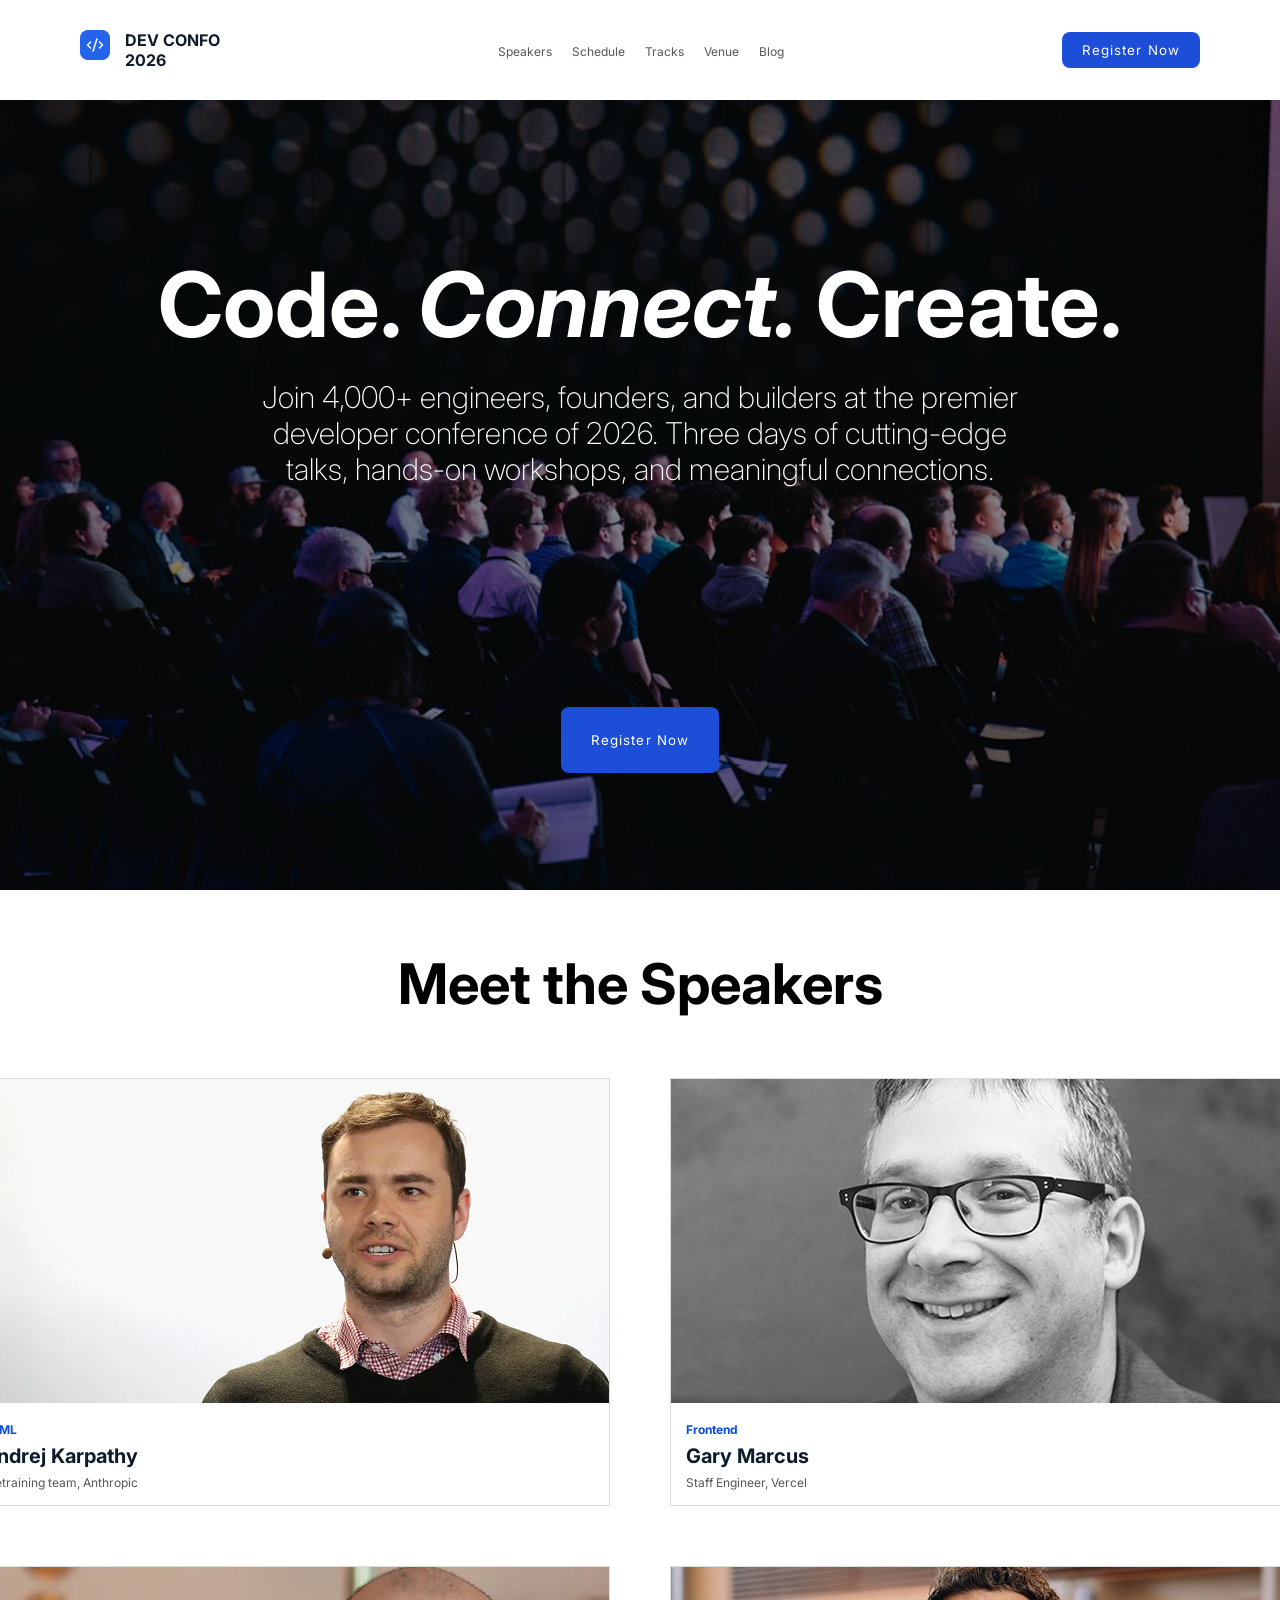
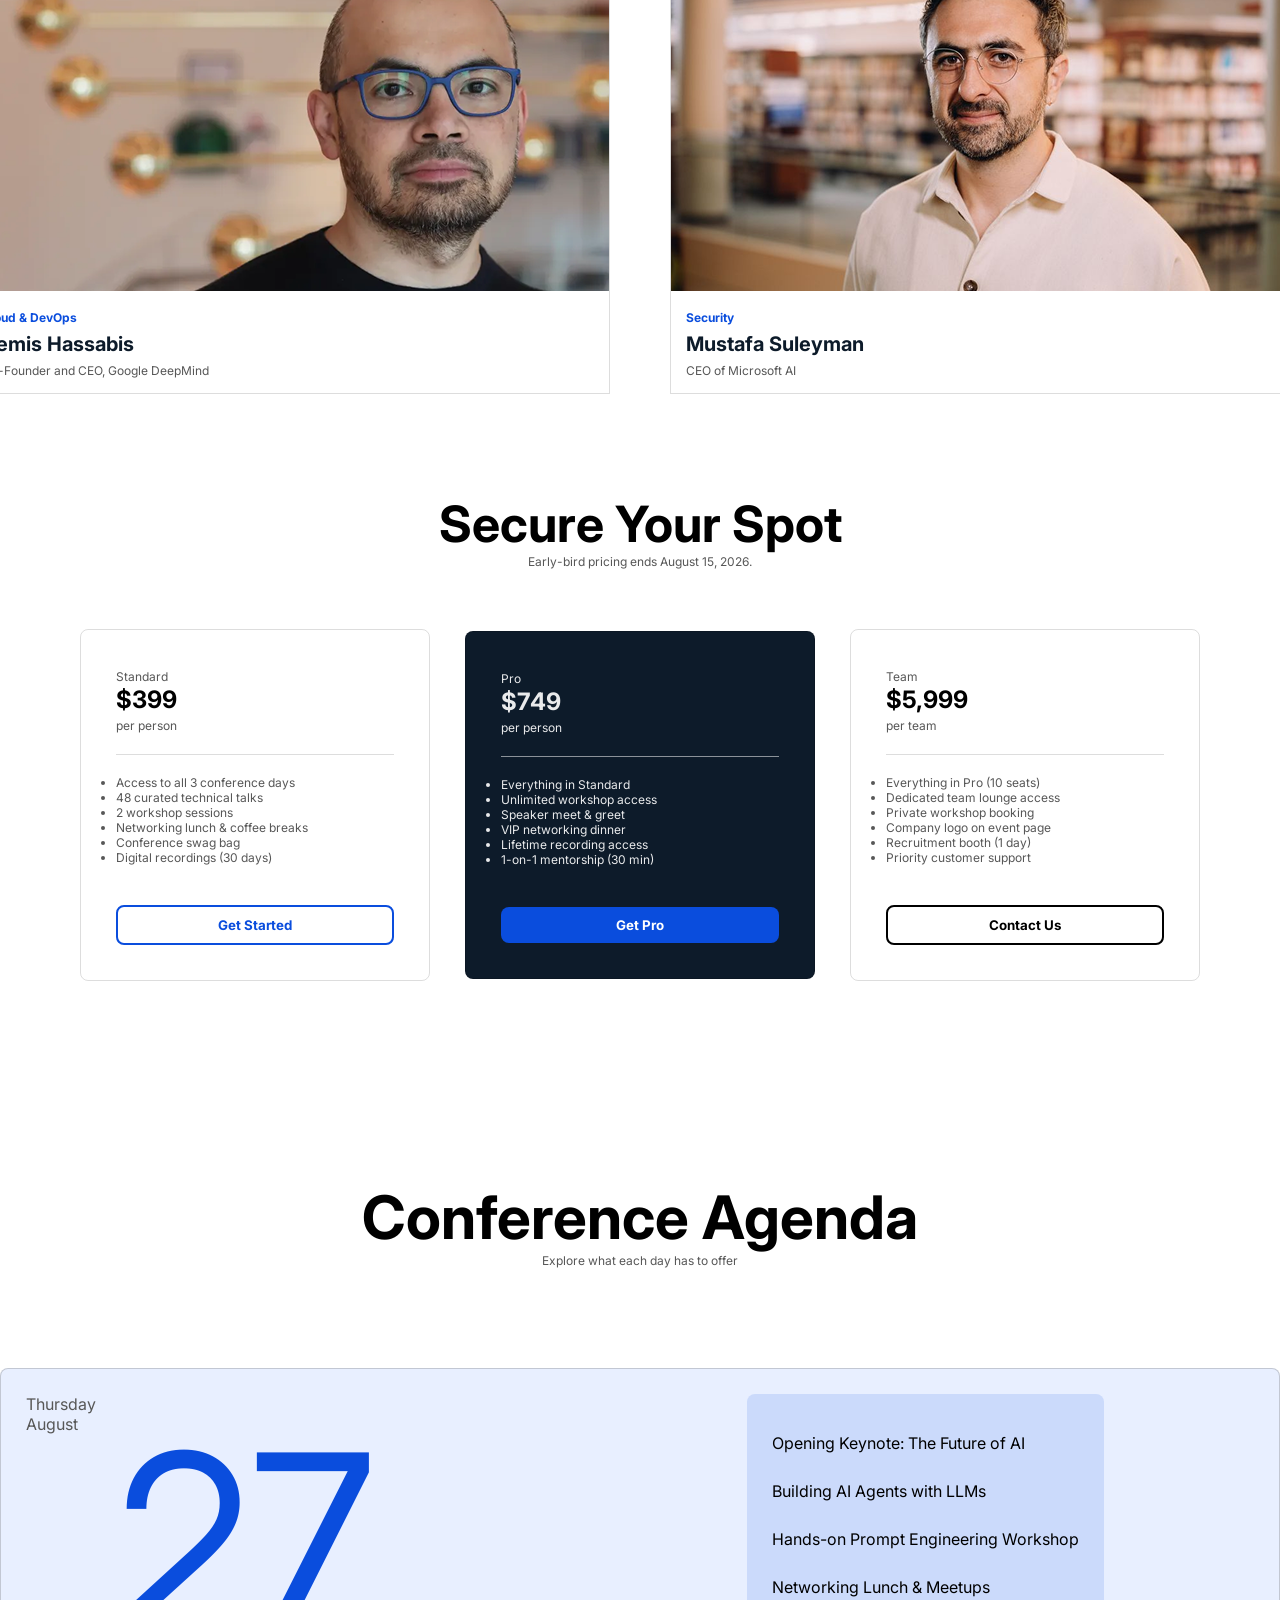
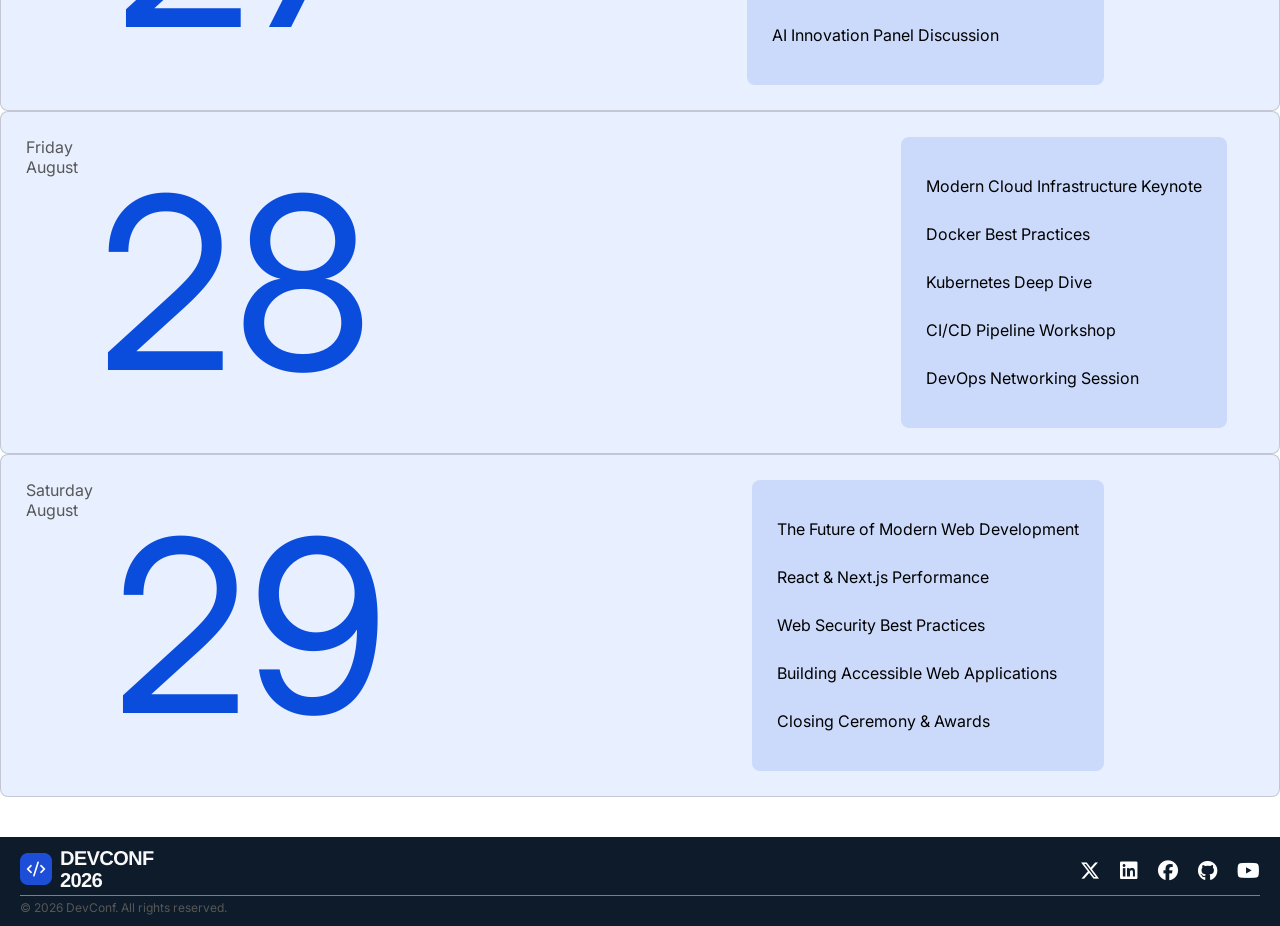
<file: index.html>
<!DOCTYPE html>
<html lang="en">

<head>
        <meta charset="UTF-8">
        <meta name="viewport" content="width=device-width, initial-scale=1.0">
        <title>B14-ASSIGNMENT-WEBLAYOUT</title>
        <link rel="stylesheet" href="./style.css">
        <!--Google font import-->
        <link rel="preconnect" href="https://fonts.googleapis.com">
        <link rel="preconnect" href="https://fonts.gstatic.com" crossorigin>
        <link href="https://fonts.googleapis.com/css2?family=Arimo:ital,wght@0,400..700;1,400..700&family=Inter:ital,opsz,wght@0,14..32,100..900;1,14..32,100..900&display=swap"
                rel="stylesheet">

        <!--FontAwesome icons import-->
        <link rel="stylesheet" href="https://cdnjs.cloudflare.com/ajax/libs/font-awesome/6.7.2/css/all.min.css">
</head>

<body>
        <div class="container">

                <!--Navbar-->

                <header>
                        <div class="logosec">
                                <img style="height: 40%;" src="./images/logo-mini.png" alt="">
                                <div class="navlogo">
                                        <span>DEV CONFO</span>
                                        <span>2026</span>
                                </div>

                        </div>
                        <nav>
                                <ul>
                                        <li><a href="#">Speakers</a></li>
                                        <li><a href="#">Schedule</a></li>
                                        <li><a href="#">Tracks</a></li>
                                        <li><a href="#">Venue</a></li>
                                        <li><a href="#">Blog</a></li>
                                </ul>
                        </nav>
                        <button class="commonbtn" id="btn1">Register Now</button>
                </header>

                <main>
                        <!--Hero Section-->

                        <section id="hero">
                                <div class="imgcontainer"><img src="./images/banner.jpg" alt=""></div>
                                <div class="overlay"></div>

                                <div class="text">
                                        <h1>Code. <em>Connect.</em> Create. </h1>
                                        <div class="textpart">
                                                <p>
                                                        Join 4,000+ engineers, founders, and builders at the
                                                        premier
                                                        developer conference of 2026. Three days of cutting-edge
                                                        talks,
                                                        hands-on workshops, and meaningful connections.
                                                </p>
                                        </div>
                                        <button class="commonbtn" id="btn2">Register Now</button>
                                </div>



                        </section>

                        <!--Second Section-->

                        <section id="sec2">
                                <h1>Meet the Speakers</h1>
                                <div class="cardcontainer">
                                        <div class="card">
                                                <img class="cardimages" id="crdimg1" src="./images/andrej.png" alt="">
                                                <div class="cardinfos">
                                                        <span class="jobs">AI/ML</span>
                                                        <span class="speakers">Andrej Karpathy</span>
                                                        <span class="jobtitles">Pretraining team, Anthropic</span>
                                                </div>
                                        </div>
                                        <div class="card">
                                                <img class="cardimages" id="crdimg2" src="./images/gary.png" alt="">
                                                <div class="cardinfos">
                                                        <span class="jobs">Frontend</span>
                                                        <span class="speakers">Gary Marcus</span>
                                                        <span class="jobtitles">Staff Engineer, Vercel</span>
                                                </div>
                                        </div>
                                        <div class="card">
                                                <img class="cardimages" id="crdimg3" src="./images/demis.png" alt="">
                                                <div class="cardinfos">
                                                        <span class="jobs">Cloud & DevOps</span>
                                                        <span class="speakers">Demis Hassabis</span>
                                                        <span class="jobtitles">Co-Founder and CEO, Google
                                                                DeepMind</span>
                                                </div>
                                        </div>
                                        <div class="card"><img class="cardimages" id="crdimg4"
                                                        src="./images/mustafa.png" alt="">
                                                <div class="cardinfos">
                                                        <span class="jobs">Security</span>
                                                        <span class="speakers">Mustafa Suleyman</span>
                                                        <span class="jobtitles">CEO of Microsoft AI</span>
                                                </div>
                                        </div>
                                </div>
                        </section>
                        <!--Third Section-->
                        <section id="sec3">
                                <div id="sec3head">
                                        <h1 id="headline">Secure Your Spot</h1>
                                        <p>Early-bird pricing ends August 15, 2026.</p>
                                </div>

                                <div class="pcardcontainer">
                                        <div class="pcard">
                                                <div class="part1">
                                                        <span class="pcardname">Standard</span>
                                                        <h1>$399</h1>
                                                        <span class="pcardcombo">per person</span>
                                                </div>
                                                <div class="part2">
                                                        <ul class="pcardlist">
                                                                <li>Access to all 3 conference days</li>
                                                                <li>48 curated technical talks</li>
                                                                <li>2 workshop sessions</li>
                                                                <li>Networking lunch & coffee breaks</li>
                                                                <li>Conference swag bag</li>
                                                                <li>Digital recordings (30 days)</li>
                                                        </ul>
                                                </div>
                                                <div class="part3">
                                                        <button class="pcardbtn" id="pbtn1">Get Started</button>
                                                </div>
                                        </div>
                                        <div class="pcard" id="pcard2">
                                                <div class="part1">
                                                        <span class="pcardname">Pro</span>
                                                        <h1>$749</h1>
                                                        <span class="pcardcombo">per person</span>
                                                </div>
                                                <div class="part2">
                                                        <ul class="pcardlist">
                                                                <li>Everything in Standard</li>
                                                                <li>Unlimited workshop access</li>
                                                                <li>Speaker meet & greet</li>
                                                                <li>VIP networking dinner</li>
                                                                <li>Lifetime recording access</li>
                                                                <li>1-on-1 mentorship (30 min)</li>
                                                        </ul>
                                                </div>
                                                <div class="part3">
                                                        <button class="pcardbtn" id="pbtn2">Get Pro</button>
                                                </div>
                                        </div>
                                        <div class="pcard">
                                                <div class="part1">
                                                        <span class="pcardname">Team</span>
                                                        <h1>$5,999</h1>
                                                        <span class="pcardcombo">per team</span>
                                                </div>
                                                <div class="part2">
                                                        <ul class="pcardlist">
                                                                <li>Everything in Pro (10 seats)</li>
                                                                <li>Dedicated team lounge access</li>
                                                                <li>Private workshop booking</li>
                                                                <li>Company logo on event page</li>
                                                                <li>Recruitment booth (1 day)</li>
                                                                <li>Priority customer support</li>
                                                        </ul>
                                                </div>
                                                <div class="part3">
                                                        <button class="pcardbtn" id="pbtn3">Contact Us</button>
                                                </div>

                                        </div>
                                </div>
                        </section>
                        <!--Fourth Section-->
                        <section>
                                <div class="sec4title">
                                        <h1>Conference Agenda</h1>
                                        <span>Explore what each day has to offer</span>
                                </div>
                                <div class="plannercontainer">
                                        <div class="planner" id="day1">
                                                <div class="datepart">
                                                        <div class="date1">
                                                                <span>Thursday</span>
                                                                <span>August</span>
                                                        </div>
                                                        <div class="date2">27</div>
                                                </div>
                                                <div class="eventpart">
                                                        <ul>
                                                                <li>Opening Keynote: The Future of AI</li>
                                                                <li>Building AI Agents with LLMs</li>
                                                                <li>Hands-on Prompt Engineering Workshop</li>
                                                                <li>Networking Lunch & Meetups</li>
                                                                <li>AI Innovation Panel Discussion</li>
                                                        </ul>
                                                </div>
                                        </div>

                                        <div class="planner" id="day2">
                                                <div class="datepart">
                                                        <div class="date1">
                                                                <span>Friday</span>
                                                                <span>August</span>
                                                        </div>
                                                        <div class="date2">28</div>
                                                </div>
                                                <div class="eventpart">
                                                        <ul>
                                                                <li>Modern Cloud Infrastructure Keynote</li>
                                                                <li>Docker Best Practices</li>
                                                                <li>Kubernetes Deep Dive</li>
                                                                <li>CI/CD Pipeline Workshop</li>
                                                                <li>DevOps Networking Session</li>
                                                        </ul>
                                                </div>
                                        </div>

                                        <div class="planner" id="day3">
                                                <div class="datepart">
                                                        <div class="date1">
                                                                <span>Saturday</span>
                                                                <span>August</span>
                                                        </div>
                                                        <div class="date2">29</div>
                                                </div>
                                                <div class="eventpart">
                                                        <ul>
                                                                <li>The Future of Modern Web Development</li>
                                                                <li>React & Next.js Performance</li>
                                                                <li>Web Security Best Practices</li>
                                                                <li>Building Accessible Web Applications</li>
                                                                <li>Closing Ceremony & Awards</li>
                                                        </ul>
                                                </div>
                                        </div>

                                </div>
                        </section>
                </main>
                <footer>
                        <div class="footer1">
                                <div class="footerpart" id="footerpart1">
                                        <img src="./images/footer-logo.png" alt="">
                                </div>
                                <div class="footerpart" id="footerpart2">

                                        <a title="Join us on X" href="https://x.com/ProgrammingHero?lang=en"><i
                                                        class="fa-brands fa-x-twitter"></i></a>
                                        <a title="Join us on Linkedin"
                                                href="https://bd.linkedin.com/company/programminghero"><i
                                                        class="fa-brands fa-linkedin"></i></a>
                                        <a title="Join us on Facebook"
                                                href="https://www.facebook.com/programmingHero/"><i
                                                        class="fa-brands fa-facebook"></i></a>
                                        <a title="Join us on GitHub" href="https://github.com/programminghero1"><i
                                                        class="fa-brands fa-github"></i></a>
                                        <a title="Join Our YouTube Community"
                                                href="https://www.youtube.com/c/ProgrammingHero"><i
                                                        class="fa-brands fa-youtube"></i></a>
                                </div>
                        </div>
                        <div class="footer2">
                                <span>© 2026 DevConf. All rights reserved.</span>
                        </div>
                </footer>
        </div>
</body>

</html>
</file>
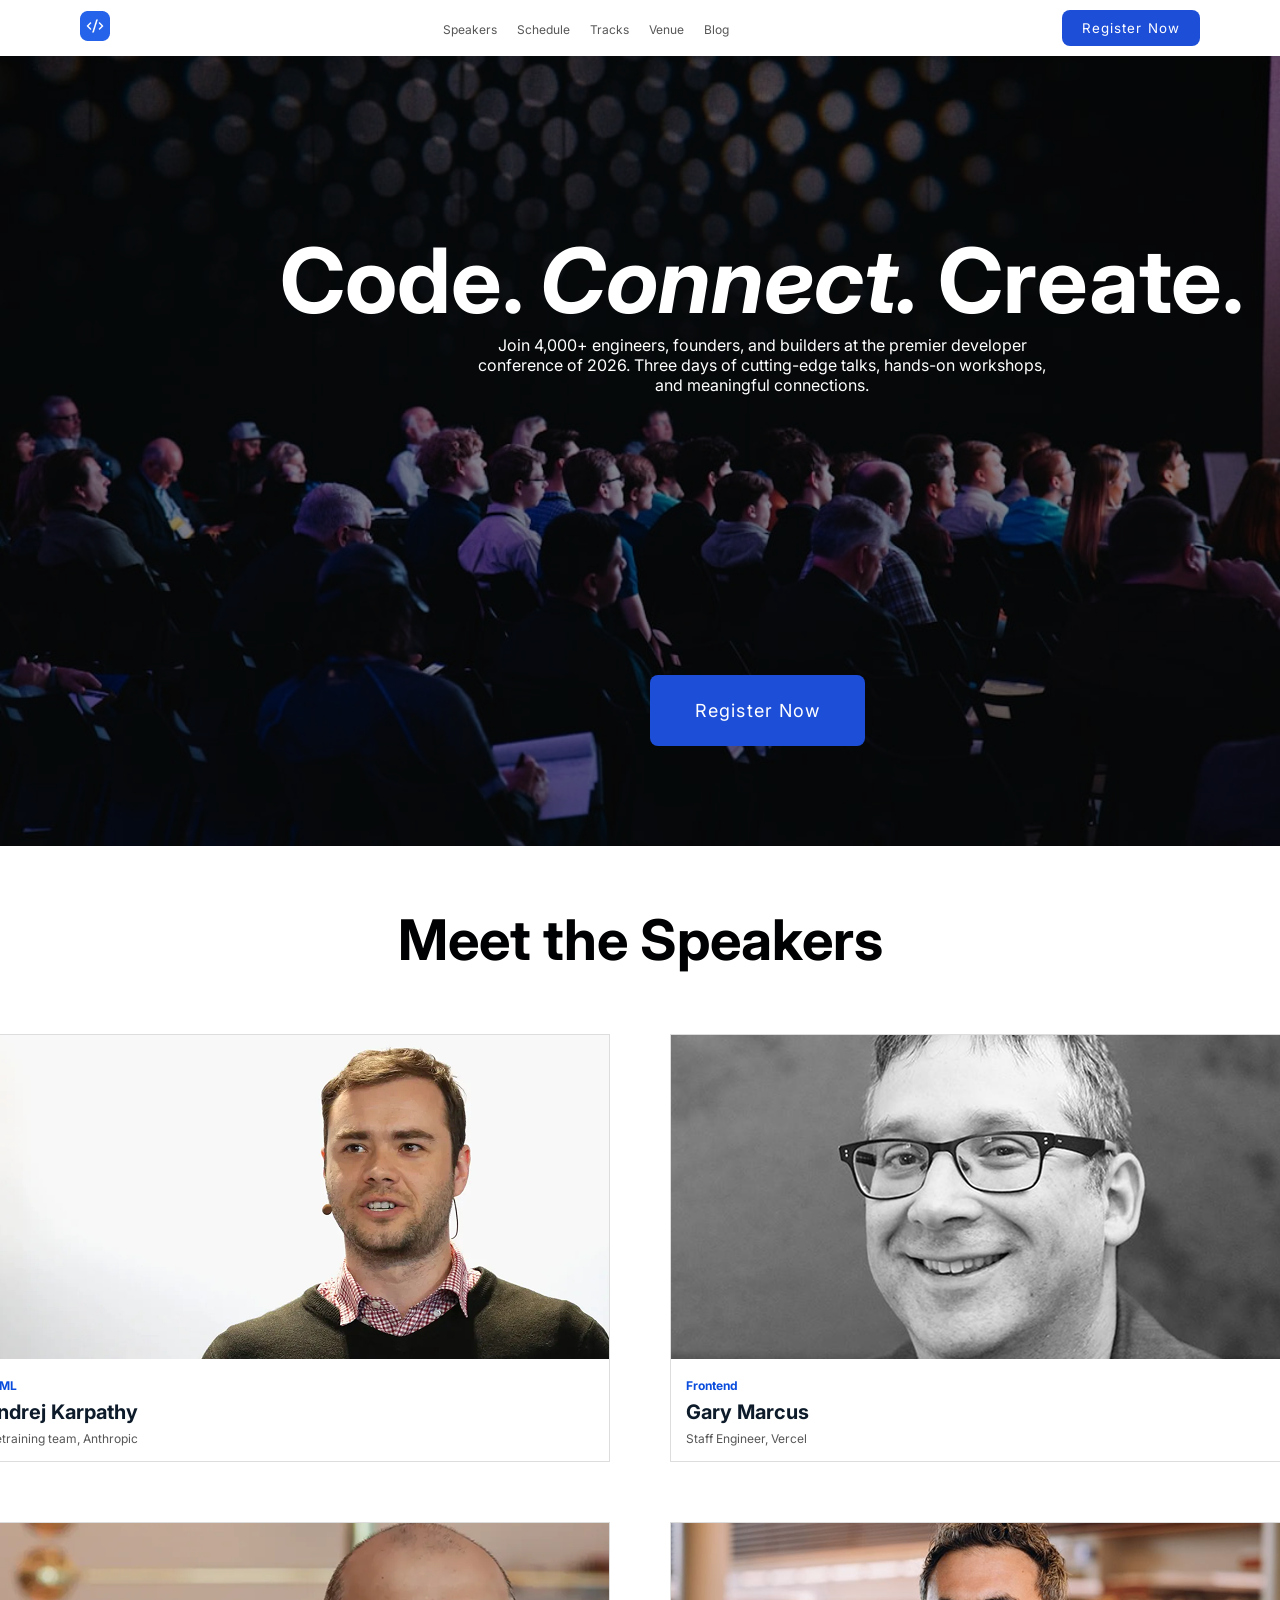
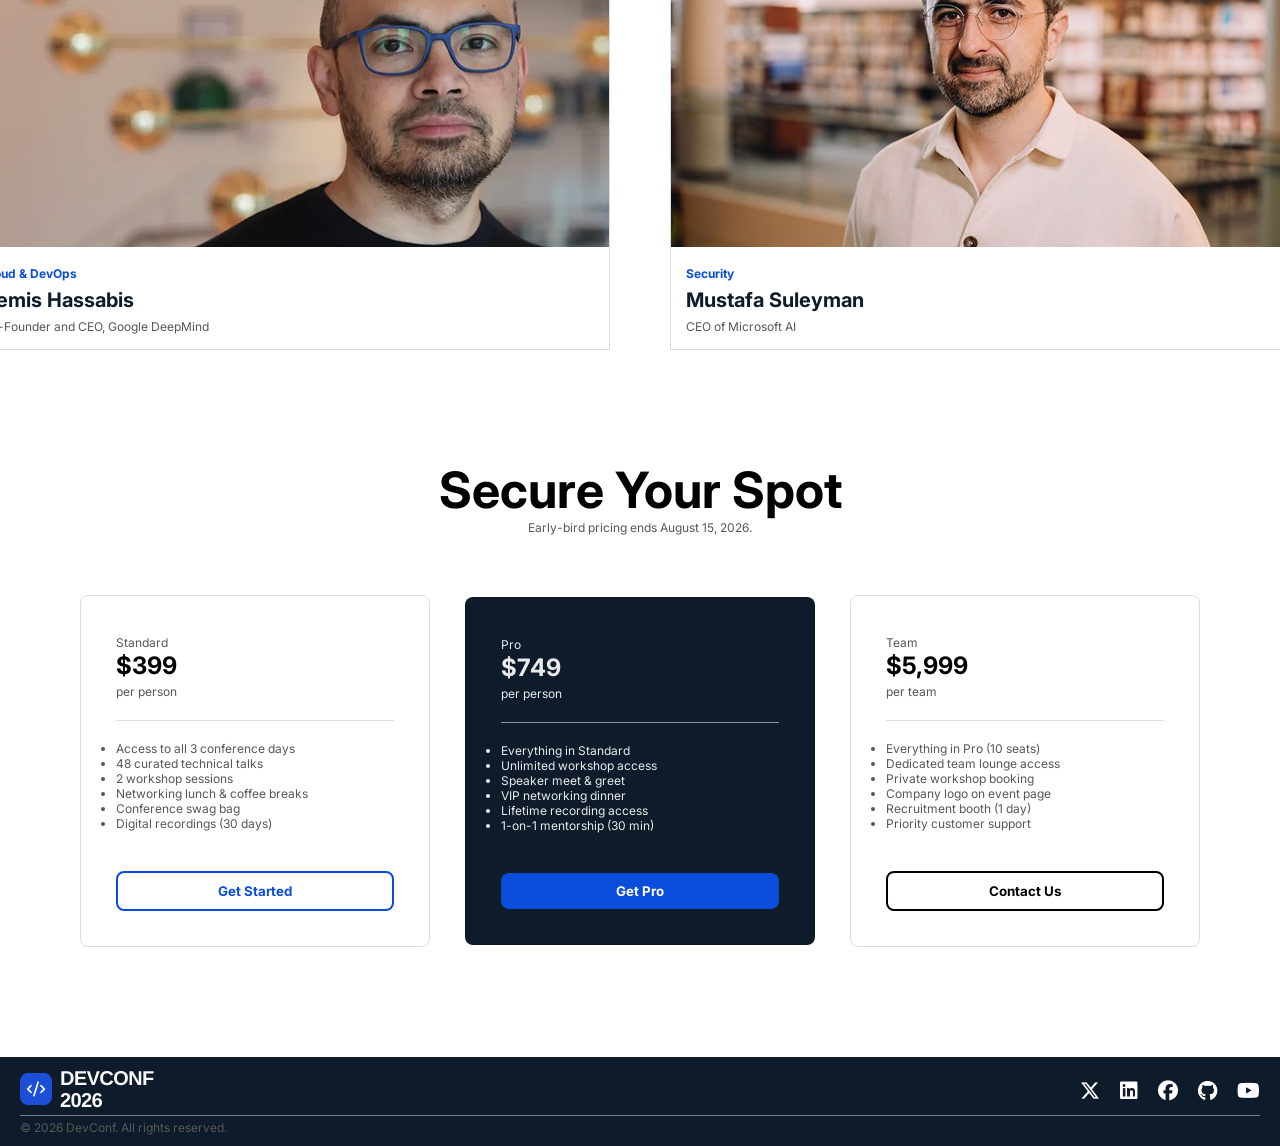
<file: index1.html>
<!DOCTYPE html>
<html lang="en">

<head>
        <meta charset="UTF-8">
        <meta name="viewport" content="width=device-width, initial-scale=1.0">
        <title>B14-ASSIGNMENT-WEBLAYOUT</title>
        <link rel="stylesheet" href="./style1.css">
        <!--Google font import-->
        <link rel="preconnect" href="https://fonts.googleapis.com">
        <link rel="preconnect" href="https://fonts.gstatic.com" crossorigin>
        <link href="https://fonts.googleapis.com/css2?family=Arimo:ital,wght@0,400..700;1,400..700&family=Inter:ital,opsz,wght@0,14..32,100..900;1,14..32,100..900&display=swap"
                rel="stylesheet">

        <!--FontAwesome icons import-->
        <link rel="stylesheet" href="https://cdnjs.cloudflare.com/ajax/libs/font-awesome/6.7.2/css/all.min.css">
</head>

<body>
        <div class="container">

                <!--Navbar-->

                <header>
                        <div class="logosec">
                                <img src="./images/logo-mini.png" alt="">

                        </div>
                        <nav>
                                <ul>
                                        <li><a href="#">Speakers</a></li>
                                        <li><a href="#">Schedule</a></li>
                                        <li><a href="#">Tracks</a></li>
                                        <li><a href="#">Venue</a></li>
                                        <li><a href="#">Blog</a></li>
                                </ul>
                        </nav>
                        <button class="commonbtn" id="btn1">Register Now</button>
                </header>

                <main>
                        <!--Hero Section-->

                        <section id="hero">
                                <div class="imgcontainer"><img src="./images/banner.jpg" alt=""></div>
                                <div class="overlay"></div>
                                <div class="text">
                                        <h1>Code. <em>Connect.</em> Create. </h1>
                                        <div class="txtcontainer">
                                                <ul>
                                                        <li>Join 4,000+ engineers, founders, and builders at the premier
                                                                developer</li>
                                                        <li>conference of 2026. Three days of cutting-edge talks,
                                                                hands-on
                                                                workshops,
                                                        </li>
                                                        <li>and meaningful connections.</li>
                                                </ul>

                                        </div>
                                </div>
                                <button class="commonbtn" id="btn2">Register Now</button>
                        </section>

                        <!--Second Section-->

                        <section id="sec2">
                                <h1>Meet the Speakers</h1>
                                <div class="cardcontainer">
                                        <div class="card">
                                                <img class="cardimages" id="crdimg1" src="./images/andrej.png" alt="">
                                                <div class="cardinfos">
                                                        <span class="jobs">AI/ML</span>
                                                        <span class="speakers">Andrej Karpathy</span>
                                                        <span class="jobtitles">Pretraining team, Anthropic</span>
                                                </div>
                                        </div>
                                        <div class="card">
                                                <img class="cardimages" id="crdimg2" src="./images/gary.png" alt="">
                                                <div class="cardinfos">
                                                        <span class="jobs">Frontend</span>
                                                        <span class="speakers">Gary Marcus</span>
                                                        <span class="jobtitles">Staff Engineer, Vercel</span>
                                                </div>
                                        </div>
                                        <div class="card">
                                                <img class="cardimages" id="crdimg3" src="./images/demis.png" alt="">
                                                <div class="cardinfos">
                                                        <span class="jobs">Cloud & DevOps</span>
                                                        <span class="speakers">Demis Hassabis</span>
                                                        <span class="jobtitles">Co-Founder and CEO, Google
                                                                DeepMind</span>
                                                </div>
                                        </div>
                                        <div class="card"><img class="cardimages" id="crdimg4"
                                                        src="./images/mustafa.png" alt="">
                                                <div class="cardinfos">
                                                        <span class="jobs">Security</span>
                                                        <span class="speakers">Mustafa Suleyman</span>
                                                        <span class="jobtitles">CEO of Microsoft AI</span>
                                                </div>
                                        </div>
                                </div>
                        </section>
                        <!--Third Section-->
                        <section id="sec3">
                                <div id="sec3head">
                                        <h1 id="headline">Secure Your Spot</h1>
                                        <p>Early-bird pricing ends August 15, 2026.</p>
                                </div>

                                <div class="pcardcontainer">
                                        <div class="pcard">
                                                <div class="part1">
                                                        <span class="pcardname">Standard</span>
                                                        <h1>$399</h1>
                                                        <span class="pcardcombo">per person</span>
                                                </div>
                                                <div class="part2">
                                                        <ul class="pcardlist">
                                                                <li>Access to all 3 conference days</li>
                                                                <li>48 curated technical talks</li>
                                                                <li>2 workshop sessions</li>
                                                                <li>Networking lunch & coffee breaks</li>
                                                                <li>Conference swag bag</li>
                                                                <li>Digital recordings (30 days)</li>
                                                        </ul>
                                                </div>
                                                <div class="part3">
                                                        <button class="pcardbtn" id="pbtn1">Get Started</button>
                                                </div>
                                        </div>
                                        <div class="pcard" id="pcard2">
                                                <div class="part1">
                                                        <span class="pcardname">Pro</span>
                                                        <h1>$749</h1>
                                                        <span class="pcardcombo">per person</span>
                                                </div>
                                                <div class="part2">
                                                        <ul class="pcardlist">
                                                                <li>Everything in Standard</li>
                                                                <li>Unlimited workshop access</li>
                                                                <li>Speaker meet & greet</li>
                                                                <li>VIP networking dinner</li>
                                                                <li>Lifetime recording access</li>
                                                                <li>1-on-1 mentorship (30 min)</li>
                                                        </ul>
                                                </div>
                                                <div class="part3">
                                                        <button class="pcardbtn" id="pbtn2">Get Pro</button>
                                                </div>
                                        </div>
                                        <div class="pcard">
                                                <div class="part1">
                                                        <span class="pcardname">Team</span>
                                                        <h1>$5,999</h1>
                                                        <span class="pcardcombo">per team</span>
                                                </div>
                                                <div class="part2">
                                                        <ul class="pcardlist">
                                                                <li>Everything in Pro (10 seats)</li>
                                                                <li>Dedicated team lounge access</li>
                                                                <li>Private workshop booking</li>
                                                                <li>Company logo on event page</li>
                                                                <li>Recruitment booth (1 day)</li>
                                                                <li>Priority customer support</li>
                                                        </ul>
                                                </div>
                                                <div class="part3">
                                                        <button class="pcardbtn" id="pbtn3">Contact Us</button>
                                                </div>

                                        </div>
                                </div>
                        </section>
                </main>
                <footer>
                        <div class="footer1">
                                <div class="footerpart" id="footerpart1">
                                        <img src="./images/footer-logo.png" alt="">
                                </div>
                                <div class="footerpart" id="footerpart2">

                                        <a title="Join us on X" href="https://x.com/ProgrammingHero?lang=en"><i
                                                        class="fa-brands fa-x-twitter"></i></a>
                                        <a title="Join us on Linkedin"
                                                href="https://bd.linkedin.com/company/programminghero"><i
                                                        class="fa-brands fa-linkedin"></i></a>
                                        <a title="Join us on Facebook"
                                                href="https://www.facebook.com/programmingHero/"><i
                                                        class="fa-brands fa-facebook"></i></a>
                                        <a title="Join us on GitHub" href="https://github.com/programminghero1"><i
                                                        class="fa-brands fa-github"></i></a>
                                        <a title="Join Our YouTube Community"
                                                href="https://www.youtube.com/c/ProgrammingHero"><i
                                                        class="fa-brands fa-youtube"></i></a>
                                </div>
                        </div>
                        <div class="footer2">
                                <span>© 2026 DevConf. All rights reserved.</span>
                        </div>
                </footer>
        </div>
</body>

</html>
</file>
<file: style.css>
* {
        margin: 0;
        padding: 0;
        box-sizing: border-box;
        font-family: 'Inter', sans-serif;
}

.container {
        max-width: 1500px;
        margin: auto;
}

/*-------Navbar---------*/

header {
        display: flex;
        align-items: center;
        justify-content: space-between;
        padding: 30px 80px;
}

.logosec {
        display: flex;
        gap: 15px;
}

.navlogo {
        display: flex;
        flex-direction: column;
        font-weight: bold;
        color: #0D1B2A;
}

header nav ul {
        list-style: none;
        display: flex;
        align-items: center;
        justify-content: center;
        gap: 20px;
}

.text {
        display: flex;
        justify-content: center;
        align-items: center;
}

header nav ul li a,
.jobtitles,
#sec3 p,
.pcardname,
.pcardcombo,
.pcardlist,
.footer2 span,
.sec4title span {
        text-decoration: none;
        color: #575757;
        font-size: 12px;
}

#btn2 {
        margin-top: 200px;
        padding: 25px 30px;
}

.commonbtn {
        background-color: #1D4ED8;
        border: none;
        color: white;
        padding: 10px 20px;
        border-radius: 8px;
        letter-spacing: 1.1px;
        z-index: 3;
        cursor: pointer;
}

.commonbtn:active {
        background-color: #57575771;
}

/*---------Hero Section------------*/

#hero {
        height: 790px;
        position: relative;
        margin-bottom: 60px;
}

#hero .imgcontainer img {
        height: 100%;
        width: 100%;
        position: absolute;
        object-fit: cover;
        z-index: 1;
}

#hero .overlay {
        background-color: rgba(0, 0, 0, 0.464);
        position: absolute;
        height: 100%;
        width: 100%;
        z-index: 2;
}

#hero .text {
        padding-top: 150px;
        display: flex;
        justify-content: center;
        align-items: center;
        flex-direction: column;
        gap: 20px;
}

#hero .text h1,
#hero .text pre {
        color: white;
        z-index: 3;
}

#hero .text h1 {
        font-size: 90px;
}

#hero .text .textpart {
        color: white;
        z-index: 3;
        display: flex;
        flex-direction: column;
        justify-content: center;
        align-items: center;
        font-size: 30px;
        font-weight: 200;
        text-align: center;
        width: 60%;
}




/*----------Second Section------------- */
#sec2 {
        display: flex;
        flex-direction: column;
        justify-content: center;
        align-items: center;
        gap: 60px;
        margin-bottom: 100px;
}

#sec2 h1 {
        font-size: 56px;
        color: #000102;
        font-weight: bold;
}

.cardcontainer {
        display: grid;
        grid-template: 1fr 1fr/1fr 1fr;
        gap: 60px;
}

.card {
        border: 1px solid rgba(0, 0, 0, 0.135);
}

.cardinfos {
        padding: 15px;
        display: flex;
        flex-direction: column;
        gap: 7px;
}

.cardinfos .jobs {
        color: #0a4ddd;
        font-size: 12px;
        font-weight: bold;
}

.cardinfos .speakers {
        color: #0D1B2A;
        font-weight: bold;
        font-size: 20px;
}

.card:hover {
        border: 1px solid #286cffc3;
        border-radius: 8px;
        transition: 0.5s;
}

/*-----Third Section------*/
#sec3 {
        display: flex;
        justify-content: center;
        align-items: center;
        flex-direction: column;
        margin-bottom: 200px;
}

#sec3 #sec3head {
        margin-bottom: 60px;
        display: flex;
        flex-direction: column;
        justify-content: center;
        align-items: center;
}

#sec3 #headline {
        font-size: 50px;
        font-weight: bold;
}

/*-------Price Cards----------*/

.pcardcontainer {
        display: flex;
        align-items: center;
        justify-content: center;
        gap: 35px;
}

.pcard {
        border: 0.5px solid rgba(0, 0, 0, 0.135);
        padding: 35px;
        border-radius: 8px;
        display: flex;
        flex-direction: column;
        gap: 20px;
        width: 350px;
}

#pcard2,
#pcard2 ul,
#pcard h1,
#pcard2 span {
        background-color: #0D1B2A;
        color: rgba(255, 255, 255, 0.91);
}


.pcardcontainer .pcard .part1 {
        padding-bottom: 20px;
        border-bottom: 0.5px solid rgba(0, 0, 0, 0.135);
}

#pcard2 .part1 {
        border-bottom: 0.5px solid rgba(255, 255, 255, 0.52);
}

.pcardcontainer .pcard .part3 {
        padding-top: 20px;
}

.pcardcontainer .pcardbtn {
        width: 100%;
        padding: 10px 0px;
        border-radius: 8px;
        cursor: pointer;
}

#pbtn1 {
        font-weight: bold;
        background-color: white;
        color: #0a4ddd;
        border: 2px solid #0a4ddd;
}

#pbtn2 {
        font-weight: bold;
        color: white;
        border: none;
        background-color: #0a4ddd;
}

#pbtn3 {
        font-weight: bold;
        background-color: white;
        border: 2px solid black;
}

/*---------Fourth Section---------*/

.sec4title {
        display: flex;
        justify-content: center;
        align-items: center;
        flex-direction: column;
        padding-bottom: 100px;
}

.sec4title h1 {
        font-size: 60px;
}

.plannercontainer {
        margin-bottom: 40px;
}

.planner {
        display: flex;
        justify-content: space-between;
        border-bottom: 0.5px solid #575757;
        padding: 25px;
        border: 1px solid #57575743;
        border-radius: 8px;
        background-color: #2067ff1a;
}

.planner:hover {
        background-color: #ffffff75;
}

.planner .eventpart {
        background-color: #0a4ddd21;
        padding: 25px;
        border-radius: 8px;
}

.eventpart ul li {
        line-height: 3;
        list-style: none;
}

.datepart {
        display: flex;
        gap: 20px;
}

.date1 {
        display: flex;
        flex-direction: column;
        color: #575757;
}

.date2 {
        font-size: 240px;
        color: #0a4ddd;
}

#day2 {
        padding-right: 52px;
}

#day1 .eventpart,
#day3 .eventpart {
        margin-right: 150px;
}

.eventpart:hover,
header nav ul li:hover,
.pcard:hover,
.commonbtn:hover,
.pcardbtn:hover {
        transform: scale(1.1);
        transition: 0.3s;
}


.pcardbtn:active {
        transform: scale(0.97);
        background-color: #999;
}

/*Footer Section*/

footer {
        background-color: #0D1B2A;
        padding: 10px 20px;
}

.footer1 {
        display: flex;
        justify-content: space-between;
        align-items: center;
        border-bottom: 1px solid rgba(255, 255, 255, 0.44);
}


#footerpart2 {
        display: flex;
        justify-content: center;
        align-items: center;
        gap: 20px;
        font-size: 20px;
}

#footerpart2 a i {
        text-decoration: none;
        color: white;
}
</file>
<file: style1.css>
* {
        margin: 0;
        padding: 0;
        box-sizing: border-box;
        font-family: 'Inter', sans-serif;
}

.container {
        max-width: 1500px;
        margin: auto;
}

/*-------Navbar---------*/

header {
        display: flex;
        align-items: center;
        justify-content: space-between;
        padding: 10px 80px;
}

header nav ul {
        list-style: none;
        display: flex;
        align-items: center;
        justify-content: center;
        gap: 20px;
}

header nav ul li a,
.jobtitles,
#sec3 p,
.pcardname,
.pcardcombo,
.pcardlist,
.footer2 span {
        text-decoration: none;
        color: #575757;
        font-size: 12px;
}

.commonbtn {
        background-color: #1D4ED8;
        border: none;
        color: white;
        padding: 10px 20px;
        border-radius: 8px;
        letter-spacing: 1.1px;
        z-index: 3;
        cursor: pointer;
}

/*---------Hero Section------------*/

#hero {
        height: 790px;
        position: relative;
        margin-bottom: 60px;
}

#hero .imgcontainer img {
        height: 100%;
        width: 100%;
        position: absolute;
        object-fit: cover;
        z-index: 1;
}

#hero .overlay {
        background-color: rgba(0, 0, 0, 0.464);
        position: absolute;
        height: 100%;
        width: 100%;
        z-index: 2;
}

#hero .text {
        z-index: 3;
        position: absolute;
        top: 170px;
        left: 280px;
        color: white;
        display: flex;
        flex-direction: column;
        justify-content: center;
        align-items: center;
}

#hero .text h1 {
        font-size: 90px;
        font-weight: bold;
}

#hero .text ul {
        list-style: none;
        display: flex;
        flex-direction: column;
        align-items: center;
}

#btn2 {
        position: absolute;
        bottom: 100px;
        left: 650px;
        padding: 25px 45px;
        font-size: large;
}

/*----------Second Section------------- */
#sec2 {
        display: flex;
        flex-direction: column;
        justify-content: center;
        align-items: center;
        gap: 60px;
        margin-bottom: 110px;
}

#sec2 h1 {
        font-size: 56px;
        color: #000102;
        font-weight: bold;
}

.cardcontainer {
        display: grid;
        grid-template: 1fr 1fr/1fr 1fr;
        gap: 60px;
}

.card {
        border: 0.5px solid rgba(0, 0, 0, 0.135);
}

.cardinfos {
        padding: 15px;
        display: flex;
        flex-direction: column;
        gap: 7px;
}

.cardinfos .jobs {
        color: #0a4ddd;
        font-size: 12px;
        font-weight: bold;
}

.cardinfos .speakers {
        color: #0D1B2A;
        font-weight: bold;
        font-size: 20px;
}

/*-----Third Section------*/
#sec3 {
        display: flex;
        justify-content: center;
        align-items: center;
        flex-direction: column;
        margin-bottom: 110px;
}

#sec3 #sec3head {
        margin-bottom: 60px;
        display: flex;
        flex-direction: column;
        justify-content: center;
        align-items: center;
}

#sec3 #headline {
        font-size: 50px;
        font-weight: bold;
}

/*-------Price Cards----------*/

.pcardcontainer {
        display: flex;
        align-items: center;
        justify-content: center;
        gap: 35px;
}

.pcard {
        border: 0.5px solid rgba(0, 0, 0, 0.135);
        padding: 35px;
        border-radius: 8px;
        display: flex;
        flex-direction: column;
        gap: 20px;
        width: 350px;
}

#pcard2,
#pcard2 ul,
#pcard h1,
#pcard2 span {
        background-color: #0D1B2A;
        color: rgba(255, 255, 255, 0.91);
}


.pcardcontainer .pcard .part1 {
        padding-bottom: 20px;
        border-bottom: 0.5px solid rgba(0, 0, 0, 0.135);
}

#pcard2 .part1 {
        border-bottom: 0.5px solid rgba(255, 255, 255, 0.52);
}

.pcardcontainer .pcard .part3 {
        padding-top: 20px;
}

.pcardcontainer .pcardbtn {
        width: 100%;
        padding: 10px 0px;
        border-radius: 8px;
        cursor: pointer;
}

#pbtn1 {
        font-weight: bold;
        background-color: white;
        color: #0a4ddd;
        border: 2px solid #0a4ddd;
}

#pbtn2 {
        font-weight: bold;
        color: white;
        border: none;
        background-color: #0a4ddd;
}

#pbtn3 {
        font-weight: bold;
        background-color: white;
        border: 2px solid black;
}

footer {
        background-color: #0D1B2A;
        padding: 10px 20px;
}

.footer1 {
        display: flex;
        justify-content: space-between;
        align-items: center;
        border-bottom: 1px solid rgba(255, 255, 255, 0.44);
}


#footerpart2 {
        display: flex;
        justify-content: center;
        align-items: center;
        gap: 20px;
        font-size: 20px;
}

#footerpart2 a i {
        text-decoration: none;
        color: white;
}
</file>
